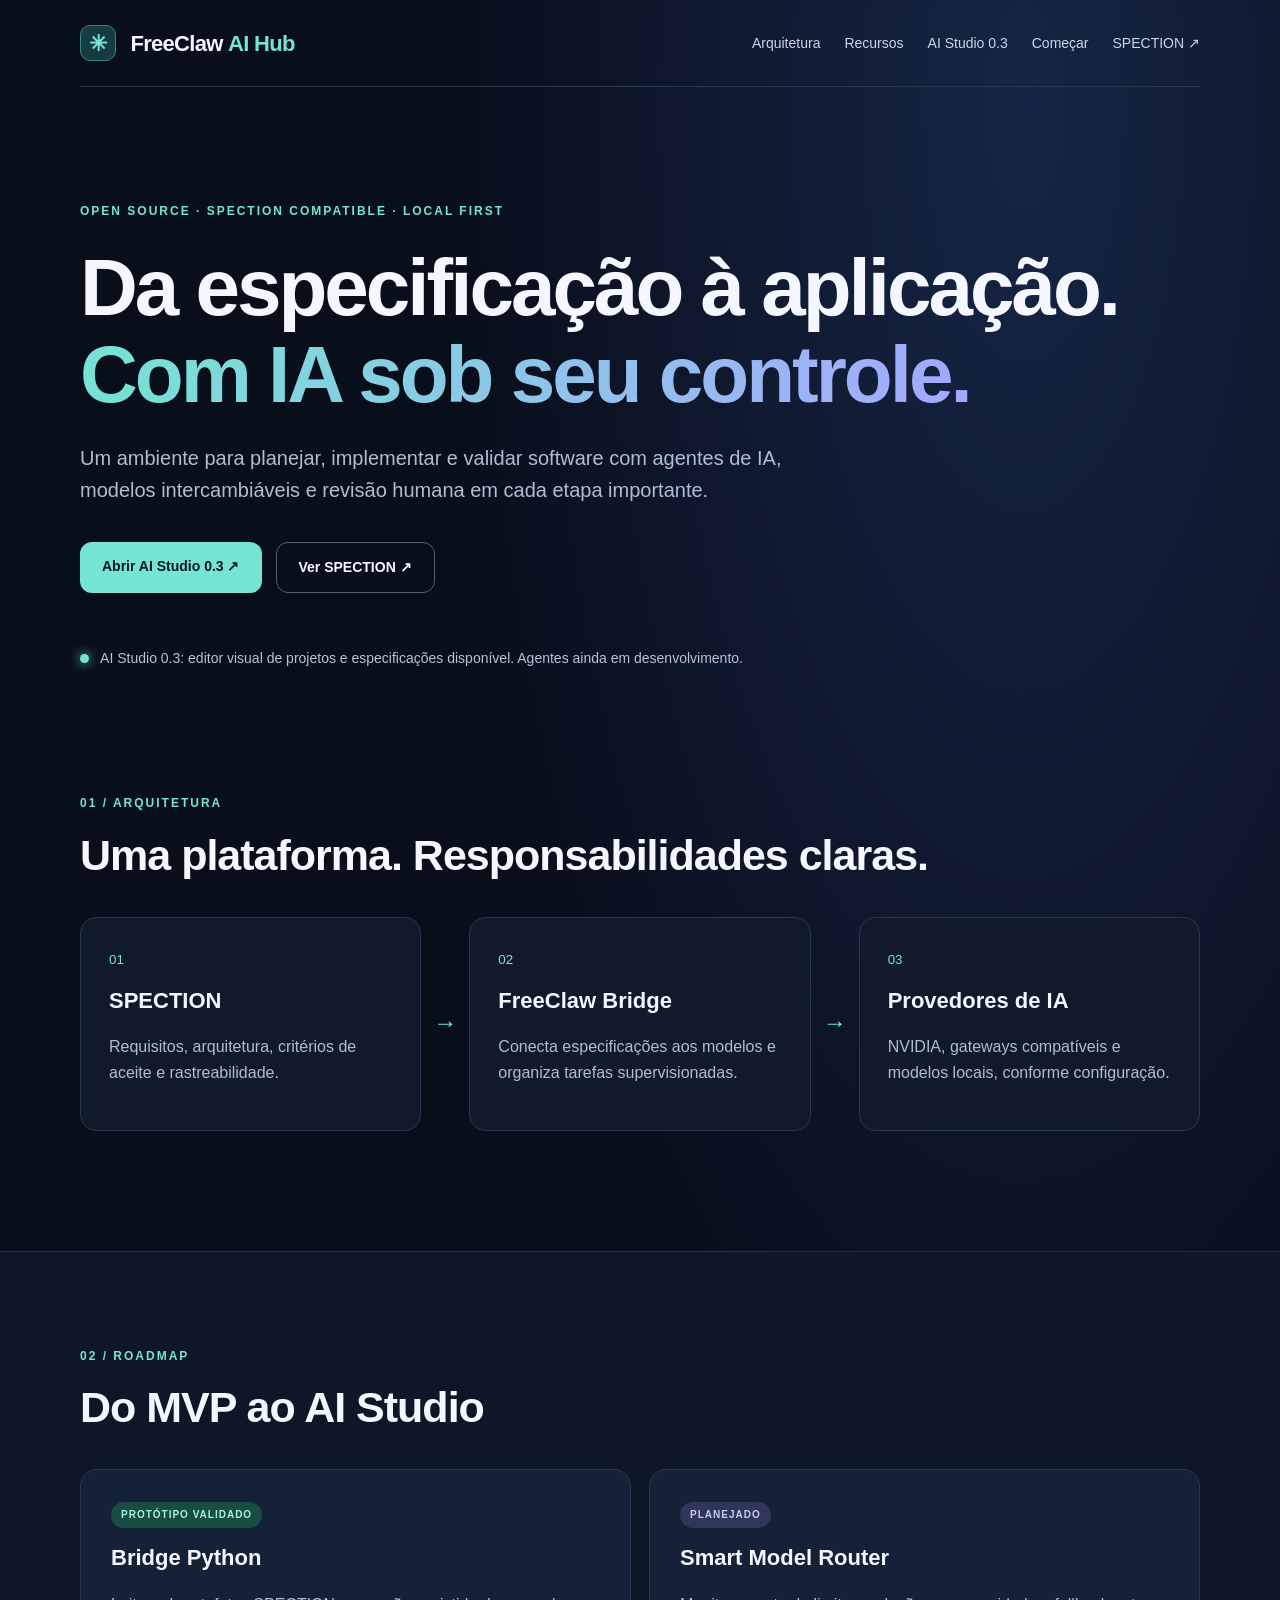
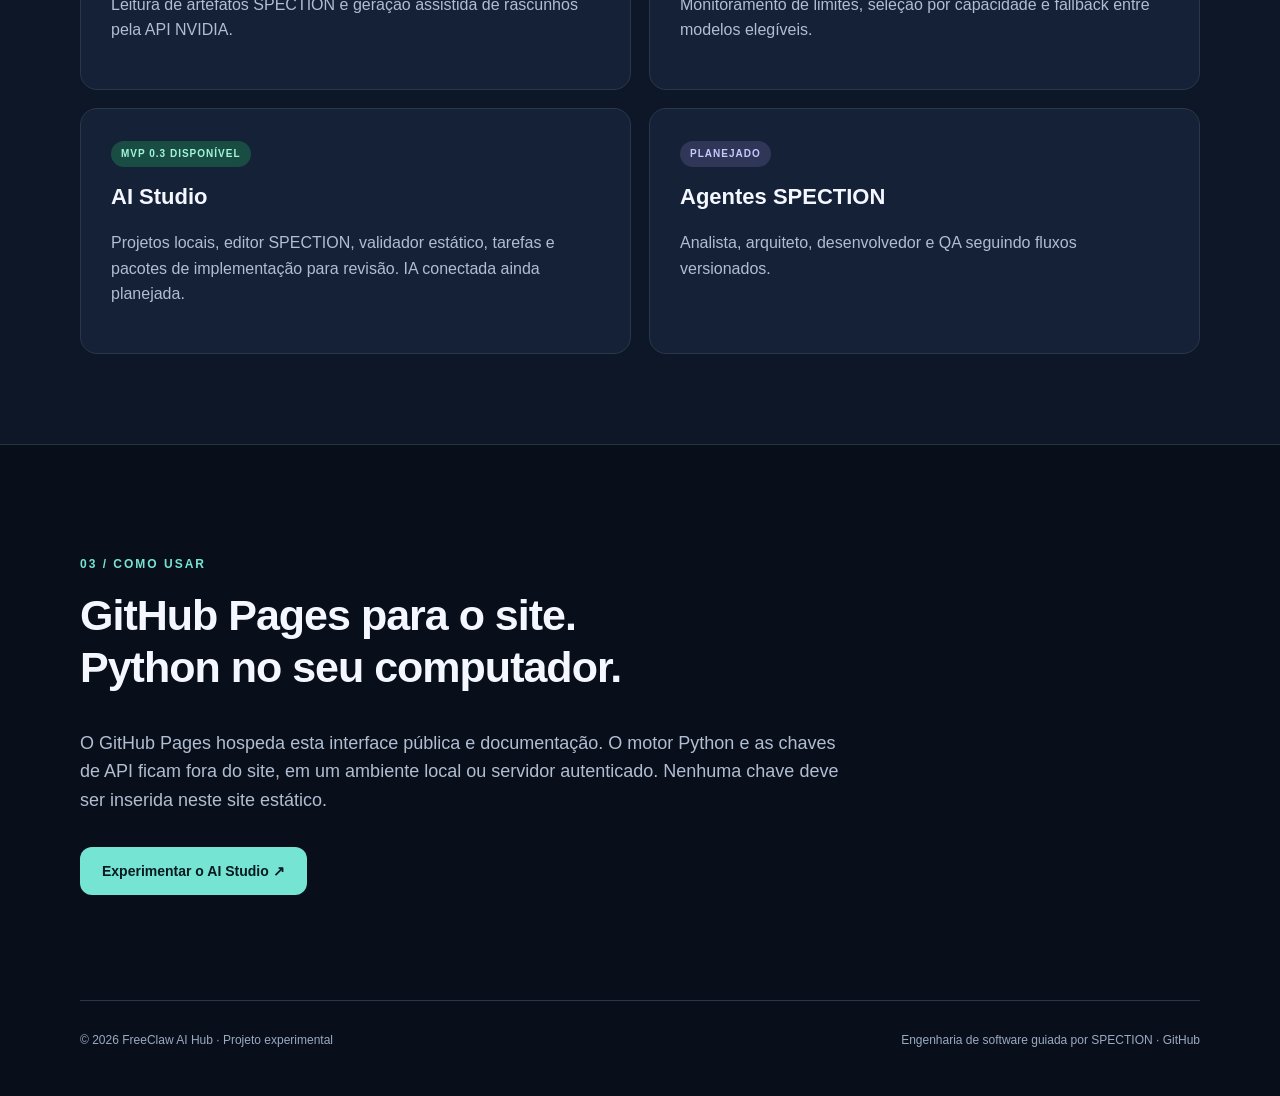
<file: site/index.html>
<!doctype html>
<html lang="pt-BR">
<head>
  <meta charset="utf-8" />
  <meta name="viewport" content="width=device-width,initial-scale=1" />
  <meta name="description" content="FreeClaw AI Hub - engenharia de software assistida por IA e guiada pelo SPECTION" />
  <title>FreeClaw AI Hub | SPECTION</title>
  <link rel="stylesheet" href="styles.css" />
</head>
<body>
  <header class="topbar container"><a class="brand" href="#inicio"><span class="mark">✳</span> FreeClaw <strong>AI Hub</strong></a><nav aria-label="Menu principal"><a href="#arquitetura">Arquitetura</a><a href="#recursos">Recursos</a><a href="studio.html">AI Studio 0.3</a><a href="#inicio-rapido">Começar</a><a href="https://github.com/alexsandsouza/spection" target="_blank" rel="noopener noreferrer">SPECTION ↗</a></nav></header>
  <main>
    <section id="inicio" class="hero container"><div class="eyebrow">OPEN SOURCE · SPECTION COMPATIBLE · LOCAL FIRST</div><h1>Da especificação à aplicação.<br><span>Com IA sob seu controle.</span></h1><p class="lead">Um ambiente para planejar, implementar e validar software com agentes de IA, modelos intercambiáveis e revisão humana em cada etapa importante.</p><div class="actions"><a class="button primary" href="studio.html">Abrir AI Studio 0.3 ↗</a><a class="button ghost" href="https://github.com/alexsandsouza/spection" target="_blank" rel="noopener noreferrer">Ver SPECTION ↗</a></div><div class="notice"><span class="pulse"></span> AI Studio 0.3: editor visual de projetos e especificações disponível. Agentes ainda em desenvolvimento.</div></section>
    <section class="container" id="arquitetura"><div class="section-title"><span>01 / ARQUITETURA</span><h2>Uma plataforma. Responsabilidades claras.</h2></div><div class="flow"><article><small>01</small><h3>SPECTION</h3><p>Requisitos, arquitetura, critérios de aceite e rastreabilidade.</p></article><div class="connector">→</div><article><small>02</small><h3>FreeClaw Bridge</h3><p>Conecta especificações aos modelos e organiza tarefas supervisionadas.</p></article><div class="connector">→</div><article><small>03</small><h3>Provedores de IA</h3><p>NVIDIA, gateways compatíveis e modelos locais, conforme configuração.</p></article></div></section>
    <section id="recursos" class="wide"><div class="container"><div class="section-title"><span>02 / ROADMAP</span><h2>Do MVP ao AI Studio</h2></div><div class="cards"><article><span class="tag done">PROTÓTIPO VALIDADO</span><h3>Bridge Python</h3><p>Leitura de artefatos SPECTION e geração assistida de rascunhos pela API NVIDIA.</p></article><article><span class="tag planned">PLANEJADO</span><h3>Smart Model Router</h3><p>Monitoramento de limites, seleção por capacidade e fallback entre modelos elegíveis.</p></article><article><span class="tag done">MVP 0.3 DISPONÍVEL</span><h3>AI Studio</h3><p>Projetos locais, editor SPECTION, validador estático, tarefas e pacotes de implementação para revisão. IA conectada ainda planejada.</p></article><article><span class="tag planned">PLANEJADO</span><h3>Agentes SPECTION</h3><p>Analista, arquiteto, desenvolvedor e QA seguindo fluxos versionados.</p></article></div></div></section>
    <section class="container bottom" id="inicio-rapido"><div class="section-title"><span>03 / COMO USAR</span><h2>GitHub Pages para o site.<br>Python no seu computador.</h2></div><p>O GitHub Pages hospeda esta interface pública e documentação. O motor Python e as chaves de API ficam fora do site, em um ambiente local ou servidor autenticado. Nenhuma chave deve ser inserida neste site estático.</p><a class="button primary" href="studio.html">Experimentar o AI Studio ↗</a></section>
  </main>
  <footer class="container"><span>© <span id="year"></span> FreeClaw AI Hub · Projeto experimental</span><span>Engenharia de software guiada por SPECTION · <a href="https://github.com/alexsandsouza">GitHub</a></span></footer>
  <script src="script.js"></script>
</body>
</html>
</file>
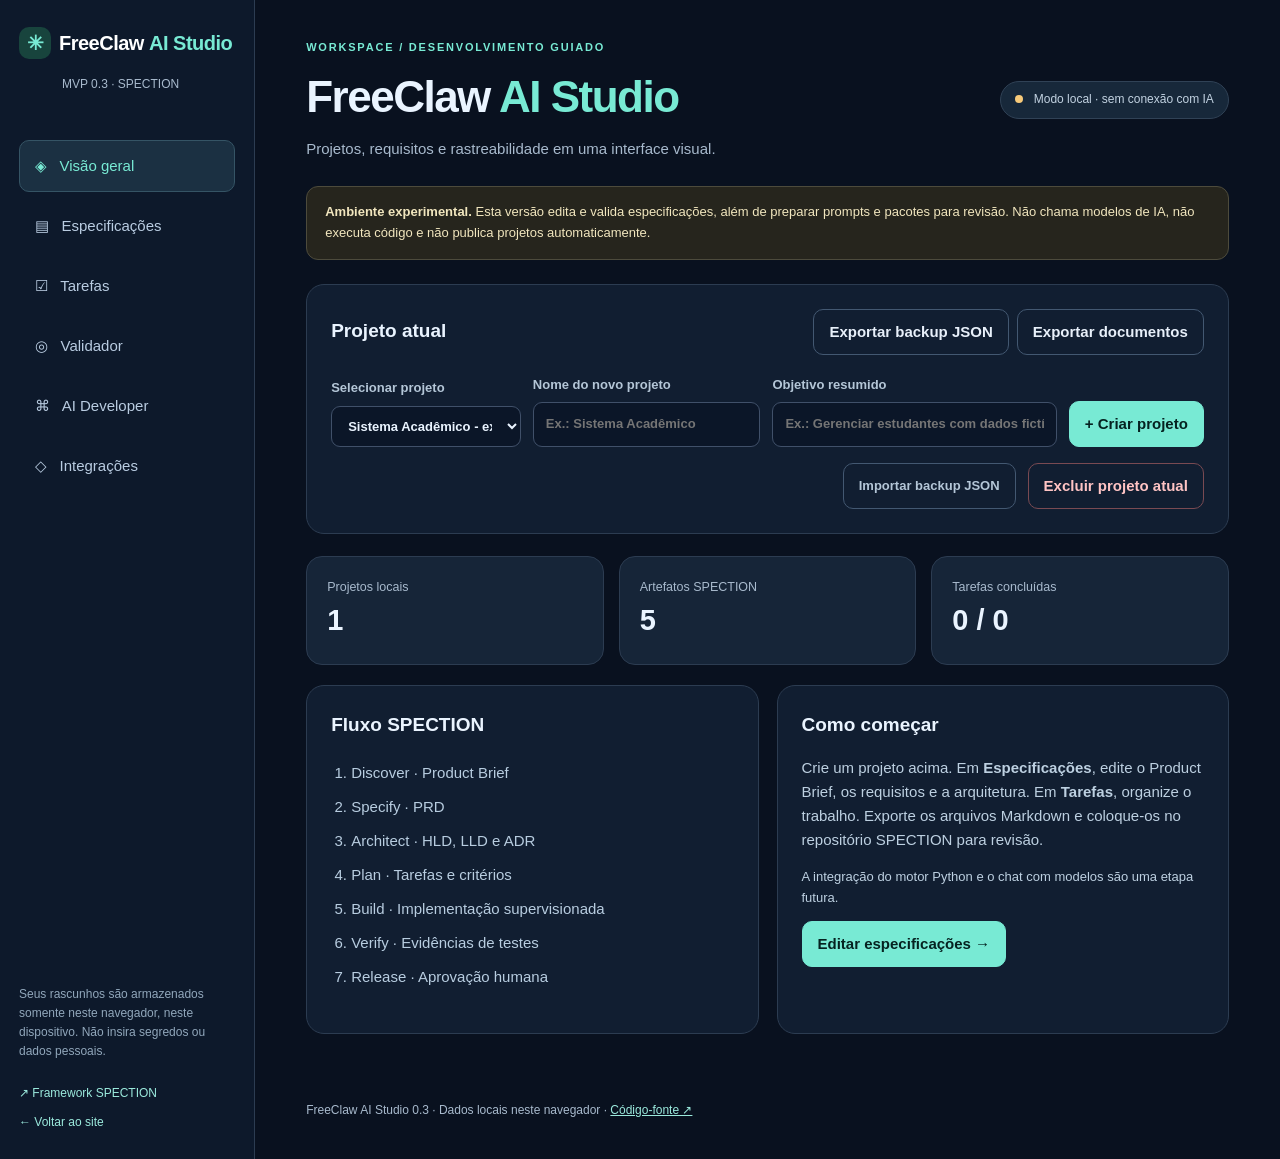
<file: site/studio.html>
<!doctype html>
<html lang="pt-BR"><head><meta charset="utf-8"><meta name="viewport" content="width=device-width,initial-scale=1"><meta name="description" content="FreeClaw AI Studio - workspace visual SPECTION para especificações e planejamento de software"><title>FreeClaw AI Studio 0.3</title><link rel="stylesheet" href="studio.css"></head>
<body><div class="app">
<aside class="sidebar"><a class="brand" href="./"><span class="logo">✳</span><span>FreeClaw <b>AI Studio</b></span></a><span class="version">MVP 0.3 · SPECTION</span>
<nav aria-label="Navegação"><button type="button" class="nav active" data-view="overview">◈ &nbsp; Visão geral</button><button type="button" class="nav" data-view="specifications">▤ &nbsp; Especificações</button><button type="button" class="nav" data-view="tasks">☑ &nbsp; Tarefas</button><button type="button" class="nav" data-view="quality">◎ &nbsp; Validador</button><button type="button" class="nav" data-view="builder">⌘ &nbsp; AI Developer</button><button type="button" class="nav" data-view="integrations">◇ &nbsp; Integrações</button></nav>
<div class="aside-bottom"><p>Seus rascunhos são armazenados somente neste navegador, neste dispositivo. Não insira segredos ou dados pessoais.</p><a href="https://github.com/alexsandsouza/spection" target="_blank" rel="noopener noreferrer">↗ Framework SPECTION</a><a href="./">← Voltar ao site</a></div>
</aside>
<main class="main"><div class="toolbar"><div><div class="kicker">WORKSPACE / DESENVOLVIMENTO GUIADO</div><h1>FreeClaw <span>AI Studio</span></h1><p>Projetos, requisitos e rastreabilidade em uma interface visual.</p></div><div class="status"><span class="dot"></span> Modo local · sem conexão com IA</div></div>
<div class="alert" role="note"><b>Ambiente experimental.</b> Esta versão edita e valida especificações, além de preparar prompts e pacotes para revisão. Não chama modelos de IA, não executa código e não publica projetos automaticamente.</div>
<section class="panel" id="project-panel"><div class="section-head"><h2>Projeto atual</h2><div class="right"><button id="export-json" class="btn secondary">Exportar backup JSON</button><button id="export-md" class="btn secondary">Exportar documentos</button></div></div>
<div class="fields"><label>Selecionar projeto<select id="project-select" aria-label="Selecionar projeto"></select></label><label>Nome do novo projeto<input id="project-name" maxlength="90" placeholder="Ex.: Sistema Acadêmico"></label><label>Objetivo resumido<input id="project-goal" maxlength="280" placeholder="Ex.: Gerenciar estudantes com dados fictícios"></label><button id="create-project" class="btn primary" type="button">+ Criar projeto</button></div><div class="actions"><label class="upload">Importar backup JSON <input id="import-json" type="file" accept=".json,application/json"></label><button id="delete-project" class="btn danger" type="button">Excluir projeto atual</button></div></section>
<section id="overview" class="view"><div class="metrics"><article><small>Projetos locais</small><strong id="project-count">0</strong></article><article><small>Artefatos SPECTION</small><strong id="document-count">0</strong></article><article><small>Tarefas concluídas</small><strong id="task-count">0 / 0</strong></article></div><div class="columns"><div class="panel"><h2>Fluxo SPECTION</h2><ol class="steps"><li>Discover · Product Brief</li><li>Specify · PRD</li><li>Architect · HLD, LLD e ADR</li><li>Plan · Tarefas e critérios</li><li>Build · Implementação supervisionada</li><li>Verify · Evidências de testes</li><li>Release · Aprovação humana</li></ol></div><div class="panel"><h2>Como começar</h2><p>Crie um projeto acima. Em <b>Especificações</b>, edite o Product Brief, os requisitos e a arquitetura. Em <b>Tarefas</b>, organize o trabalho. Exporte os arquivos Markdown e coloque-os no repositório SPECTION para revisão.</p><p class="muted">A integração do motor Python e o chat com modelos são uma etapa futura.</p><button class="btn primary jump" data-target="specifications">Editar especificações →</button></div></div></section>
<section id="specifications" class="view hidden"><div class="panel"><div class="section-head"><h2>Editor de artefatos SPECTION</h2><span class="hint">Salvamento local automático</span></div><label>Documento<select id="doc-select"></select></label><label class="editor-label">Conteúdo Markdown<textarea id="doc-editor" spellcheck="true" aria-label="Editor Markdown"></textarea></label><div class="editor-actions"><span class="hint" id="save-state">Nenhuma alteração pendente</span><button id="download-doc" class="btn primary">Baixar documento .md</button></div></div></section>
<section id="tasks" class="view hidden"><div class="panel"><div class="section-head"><h2>Quadro de tarefas</h2><span class="hint">Planejamento local · sem agente conectado</span></div><form id="task-form" class="task-form"><label>Nova tarefa<input id="task-title" maxlength="180" placeholder="Ex.: Validar RF-001 com critérios AC-001" required></label><button class="btn primary" type="submit">Adicionar</button></form><ul id="task-list" class="task-list"></ul></div></section>
<section id="quality" class="view hidden"><div class="panel"><div class="section-head"><h2>Validador SPECTION</h2><button class="btn primary" id="run-audit" type="button">Analisar documentos</button></div><p class="muted">Verificação estática de campos incompletos, referências e coerência de identificadores. Não equivale a revisão técnica, auditoria de segurança ou aprovação.</p><div class="metrics audit-metrics"><article><small>Achados</small><strong id="audit-count">-</strong></article><article><small>Documentos analisados</small><strong id="audit-files">-</strong></article><article><small>IDs RF encontrados</small><strong id="audit-ids">-</strong></article></div><ul id="audit-results" class="audit-results" aria-live="polite"><li>Clique em “Analisar documentos” para gerar um relatório.</li></ul><button type="button" class="btn secondary" id="audit-export">Baixar relatório Markdown</button></div></section>
<section id="builder" class="view hidden"><div class="panel"><div class="section-head"><h2>SPECTION AI Developer · preparação supervisionada</h2><span class="chip planned">SEM EXECUÇÃO REMOTA</span></div><p>Selecione o incremento e gere um prompt de implementação com as especificações do projeto. O resultado é um arquivo de texto para revisão e uso no motor Python separado. Nenhuma API é chamada pelo site.</p><label>Objetivo da implementação<textarea id="builder-goal" rows="4">Proponha a implementação mínima do endpoint POST /students em FastAPI com SQLite, restrição UNIQUE para matrícula, validação de dados, testes pytest e mapa requisito → teste. Não afirme testes executados.</textarea></label><div class="actions"><button class="btn secondary" id="build-preview" type="button">Pré-visualizar solicitação</button><button class="btn primary" id="build-download" type="button">Baixar pacote de instruções .md</button></div><label class="editor-label">Pré-visualização (somente leitura)<textarea id="build-output" rows="16" readonly aria-label="Prévia do pacote"></textarea></label><p class="muted">O pacote inclui o conteúdo atual dos documentos SPECTION. Revise e remova dados sensíveis antes de enviar a qualquer provedor. Este módulo não gera arquivos Python automaticamente.</p></div></section>
<section id="integrations" class="view hidden"><div class="panel"><h2>Integrações e segurança</h2><div class="integration-grid"><article><span class="chip">VALIDADO FORA DO SITE</span><h3>NVIDIA + SPECTION Bridge</h3><p>O protótipo Python já foi testado separadamente no Windows. Esta interface ainda não tem acesso a ele.</p></article><article><span class="chip planned">PLANEJADO</span><h3>OmniRoute</h3><p>Roteamento por capacidade, cotas e fallback, sujeito às políticas de cada provedor.</p></article><article><span class="chip planned">PLANEJADO</span><h3>OpenClaw / Agent Skills</h3><p>Agentes com permissões restritas, trilha de auditoria e aprovação antes de alterações.</p></article></div><p class="muted">Nunca cole chaves NVIDIA, OpenRouter ou dados de alunos neste site. Hospedagem estática não guarda segredos de forma segura. Para chamadas de IA, será necessário um serviço local ou backend autenticado.</p></div></section>
<div id="toast" class="toast" role="status" aria-live="polite"></div><footer>FreeClaw AI Studio 0.3 · Dados locais neste navegador · <a href="https://github.com/alexsandsouza/freeclaw-ai-hub" target="_blank" rel="noopener noreferrer">Código-fonte ↗</a></footer>
</main></div><script src="studio.js" defer></script><script src="studio-quality.js" defer></script></body></html>
</file>
<file: site/styles.css>
:root{color-scheme:dark;--bg:#090e1b;--card:#111d31;--line:#29374b;--muted:#b0bed1;--text:#f4f7ff;--accent:#75e4d2;--violet:#a5a7ff}*{box-sizing:border-box}html{scroll-behavior:smooth}body{margin:0;background:radial-gradient(ellipse at 80% 4%,#162545 0,transparent 40%),var(--bg);color:var(--text);font-family:Inter,Segoe UI,Arial,sans-serif;line-height:1.6}.container{width:min(1120px,calc(100% - 40px));margin:auto}a{color:inherit;text-decoration:none}a:hover{color:var(--accent)}.topbar{display:flex;align-items:center;justify-content:space-between;padding:25px 0;border-bottom:1px solid #29374b}.brand{font-size:22px;font-weight:800;letter-spacing:-.7px}.brand strong{color:var(--accent)}.mark{display:inline-grid;place-items:center;width:36px;height:36px;background:#173b42;border:1px solid #388477;border-radius:10px;margin-right:9px;color:var(--accent)}nav{display:flex;gap:24px;font-size:14px;color:#c9d8e5}.hero{padding:115px 0 120px}.eyebrow,.section-title span{font-size:12px;color:var(--accent);font-weight:800;letter-spacing:2px}h1{font-size:clamp(40px,6.6vw,80px);line-height:1.08;letter-spacing:-3px;margin:24px 0}h1 span{background:linear-gradient(110deg,var(--accent),var(--violet));background-clip:text;color:transparent}.lead{max-width:740px;font-size:20px;color:var(--muted)}.actions{display:flex;gap:14px;margin:36px 0}.button{display:inline-block;padding:13px 22px;border-radius:12px;font-weight:750;font-size:14px}.primary{background:var(--accent);color:#071a22}.primary:hover{background:#b2f5eb;color:#071a22}.ghost{border:1px solid #526078}.notice{font-size:14px;color:#b4c5d8;margin-top:54px}.pulse{display:inline-block;width:9px;height:9px;border-radius:50%;background:var(--accent);margin-right:8px;box-shadow:0 0 12px var(--accent)}section{scroll-margin-top:30px}.section-title h2{font-size:clamp(27px,4vw,43px);line-height:1.19;letter-spacing:-1px;margin:15px 0 36px}.flow{display:flex;align-items:stretch;gap:12px;margin-bottom:120px}.flow article{flex:1;padding:28px;border:1px solid var(--line);border-radius:16px;background:#101a2b}.flow article small{color:var(--accent)}.flow h3,.cards h3{font-size:22px;margin:12px 0}.flow p,.cards p,.bottom p{color:var(--muted)}.connector{display:grid;place-items:center;color:var(--accent);font-size:24px}.wide{padding:90px 0;background:#0d1727;border-top:1px solid #233146;border-bottom:1px solid #233146}.cards{display:grid;grid-template-columns:repeat(2,1fr);gap:18px}.cards article{background:#142137;padding:30px;border:1px solid var(--line);border-radius:17px}.tag{display:inline-block;padding:5px 10px;border-radius:20px;font-size:10px;letter-spacing:1px;font-weight:800}.done{background:#194d44;color:#a1f6d9}.planned{background:#303657;color:#c3caff}.bottom{padding:105px 0}.bottom p{max-width:780px;font-size:18px;margin-bottom:32px}footer{display:flex;justify-content:space-between;gap:16px;flex-wrap:wrap;border-top:1px solid var(--line);padding:30px 0 45px;color:#99abc1;font-size:12px}@media(max-width:800px){.topbar{align-items:flex-start;gap:18px;flex-direction:column}nav{flex-wrap:wrap;gap:12px}.hero{padding:75px 0}.flow{flex-direction:column;margin-bottom:70px}.connector{transform:rotate(90deg)}.cards{grid-template-columns:1fr}h1{letter-spacing:-1.4px}.wide,.bottom{padding:65px 0}}
</file>
<file: site/studio.css>
:root{color-scheme:dark;--bg:#09111f;--panel:#111e31;--panel2:#19283c;--line:#2c3c51;--text:#eaf4ff;--muted:#a8bacd;--accent:#78ead4;--focus:#a9b8ff}*{box-sizing:border-box}body{margin:0;background:var(--bg);color:var(--text);font:15px/1.6 Inter,Segoe UI,Arial,sans-serif}button,input,textarea,select{font:inherit}button{cursor:pointer}a{color:#9beadd}.app{display:flex;min-height:100vh}.sidebar{width:255px;flex-shrink:0;background:#0d192b;border-right:1px solid var(--line);display:flex;flex-direction:column;padding:27px 19px;gap:16px}.brand{color:white;text-decoration:none;font-size:20px;font-weight:750;letter-spacing:-.5px}.brand b,.toolbar h1 span{color:var(--accent)}.logo{display:inline-grid;place-items:center;width:32px;height:32px;border-radius:10px;background:#18443d;color:var(--accent);margin-right:8px}.version{color:var(--muted);font-size:12px;margin:0 0 30px 43px}.sidebar nav{display:grid;gap:8px}.nav{text-align:left;padding:13px 15px;background:transparent;border:1px solid transparent;color:#b9cce1;border-radius:10px}.nav:hover,.nav.active{background:#1b3042;color:var(--accent);border-color:#355465}.aside-bottom{margin-top:auto;display:grid;gap:10px;color:#91a7bb;font-size:12px}.aside-bottom a{text-decoration:none}.main{flex:1;min-width:0;max-width:1450px;padding:39px clamp(22px,4vw,65px);margin:auto}.toolbar{display:flex;justify-content:space-between;align-items:center;gap:20px;margin-bottom:25px}.kicker{font-size:11px;letter-spacing:1.8px;color:var(--accent);font-weight:700}.toolbar h1{font-size:clamp(28px,3.5vw,44px);margin:5px 0;letter-spacing:-1.5px}.toolbar p{color:var(--muted);margin:0}.status{color:#c2d2e1;background:#17283a;border:1px solid #304256;border-radius:30px;padding:8px 14px;white-space:nowrap;font-size:12px}.dot{display:inline-block;width:8px;height:8px;border-radius:50%;background:#f7ca7a;margin-right:7px}.alert{border:1px solid #4d4b3c;background:#26251d;padding:15px 18px;border-radius:12px;font-size:13px;color:#f1e6be;margin:0 0 24px}.panel{background:var(--panel);border:1px solid var(--line);border-radius:18px;padding:24px;margin-bottom:22px}.section-head{display:flex;align-items:center;justify-content:space-between;gap:15px;margin-bottom:20px}.section-head h2{margin:0}.right{display:flex;flex-wrap:wrap;gap:8px}.panel h2{font-size:19px;margin-top:0}.panel p{color:#bdd0e1}.fields{display:grid;grid-template-columns:1fr 1.2fr 1.5fr auto;gap:12px;align-items:end}label{display:grid;gap:7px;color:#b4c6d7;font-size:13px;font-weight:650}input,textarea,select{width:100%;background:#0b1628;border:1px solid #405069;border-radius:9px;color:var(--text);padding:11px 12px;outline:none}input:focus,textarea:focus,select:focus,button:focus-visible{outline:2px solid var(--focus);outline-offset:2px}textarea{resize:vertical}.btn{background:transparent;border:1px solid #435871;border-radius:10px;color:#e8f0fa;padding:10px 15px;font-weight:700;white-space:nowrap}.btn:hover{border-color:var(--accent)}.btn.primary{background:var(--accent);border-color:var(--accent);color:#052220}.btn.primary:hover{background:#bbf7e9}.btn.danger{color:#ffc4c4;border-color:#794a52}.actions{display:flex;gap:12px;justify-content:flex-end;margin-top:16px}.upload{font-size:13px;cursor:pointer;display:inline-flex;align-items:center;padding:10px 15px;border:1px solid #435871;border-radius:10px}.upload input{display:none}.metrics{display:grid;grid-template-columns:repeat(3,1fr);gap:15px;margin:20px 0}.metrics article{padding:20px;border:1px solid var(--line);background:#162538;border-radius:16px}.metrics small{display:block;color:var(--muted)}.metrics strong{font-size:29px}.columns{display:grid;grid-template-columns:1fr 1fr;gap:18px}.steps{padding-left:20px;color:#b8cde0}.steps li{padding:5px 0}.muted,.hint{color:var(--muted);font-size:13px}.hidden{display:none!important}#doc-editor{min-height:420px;margin-top:12px;line-height:1.55;font-family:Consolas,Menlo,monospace;font-size:13px}.editor-label{margin-top:19px}.editor-actions{display:flex;justify-content:space-between;align-items:center;margin-top:15px;gap:12px}.task-form{display:flex;gap:12px;align-items:flex-end}.task-form label{flex:1}.task-list{padding:0;list-style:none}.task-list li{display:flex;align-items:center;gap:10px;border-bottom:1px solid var(--line);padding:12px 0}.task-list li label{display:flex;align-items:center;gap:10px;flex:1;font-size:14px;font-weight:400;overflow-wrap:anywhere}.task-list input[type=checkbox]{width:auto;accent-color:#78ead4}.task-list .complete{text-decoration:line-through;color:#8c9dae}.integration-grid{display:grid;grid-template-columns:repeat(3,1fr);gap:14px}.integration-grid article{background:#19283c;border:1px solid var(--line);padding:18px;border-radius:12px}.integration-grid h3{margin:9px 0;font-size:17px}.integration-grid p{font-size:13px}.chip{font-size:10px;color:#9ff4d2;font-weight:700}.chip.planned{color:#c2caff}.toast{position:fixed;bottom:22px;right:22px;background:#254b45;color:white;border-radius:12px;padding:12px 18px;box-shadow:0 9px 30px #0007;opacity:0;pointer-events:none;transition:opacity .2s}.toast.show{opacity:1}footer{font-size:12px;color:var(--muted);margin-top:45px}@media(max-width:950px){.fields{grid-template-columns:repeat(2,minmax(0,1fr))}.integration-grid{grid-template-columns:1fr}.toolbar{align-items:flex-start;flex-direction:column}}@media(max-width:700px){.app{display:block}.sidebar{width:100%;border-right:0;border-bottom:1px solid var(--line);padding:17px}.sidebar nav{grid-template-columns:repeat(2,1fr)}.aside-bottom{display:none}.version{margin-bottom:6px}.main{padding:25px 16px}.fields,.metrics,.columns{grid-template-columns:1fr}.section-head,.editor-actions{flex-direction:column;align-items:flex-start}.task-form{flex-direction:column;align-items:stretch}.actions{justify-content:flex-start;flex-wrap:wrap}}
/* Studio 0.3 - quality and guided developer panels */
.audit-results{padding:0;list-style:none;display:grid;gap:9px}
.audit-results li{background:#1b293d;border:1px solid var(--line);padding:12px 14px;border-radius:10px;display:grid;gap:5px;overflow-wrap:anywhere}
.audit-results strong{font-size:12px;color:var(--accent)}
.audit-results span{color:var(--muted);font-size:13px}
.audit-metrics{margin:18px 0}
#builder-goal{min-height:105px}
#build-output{min-height:360px;margin-top:12px;font-family:Consolas,monospace;font-size:12px}
</file>
